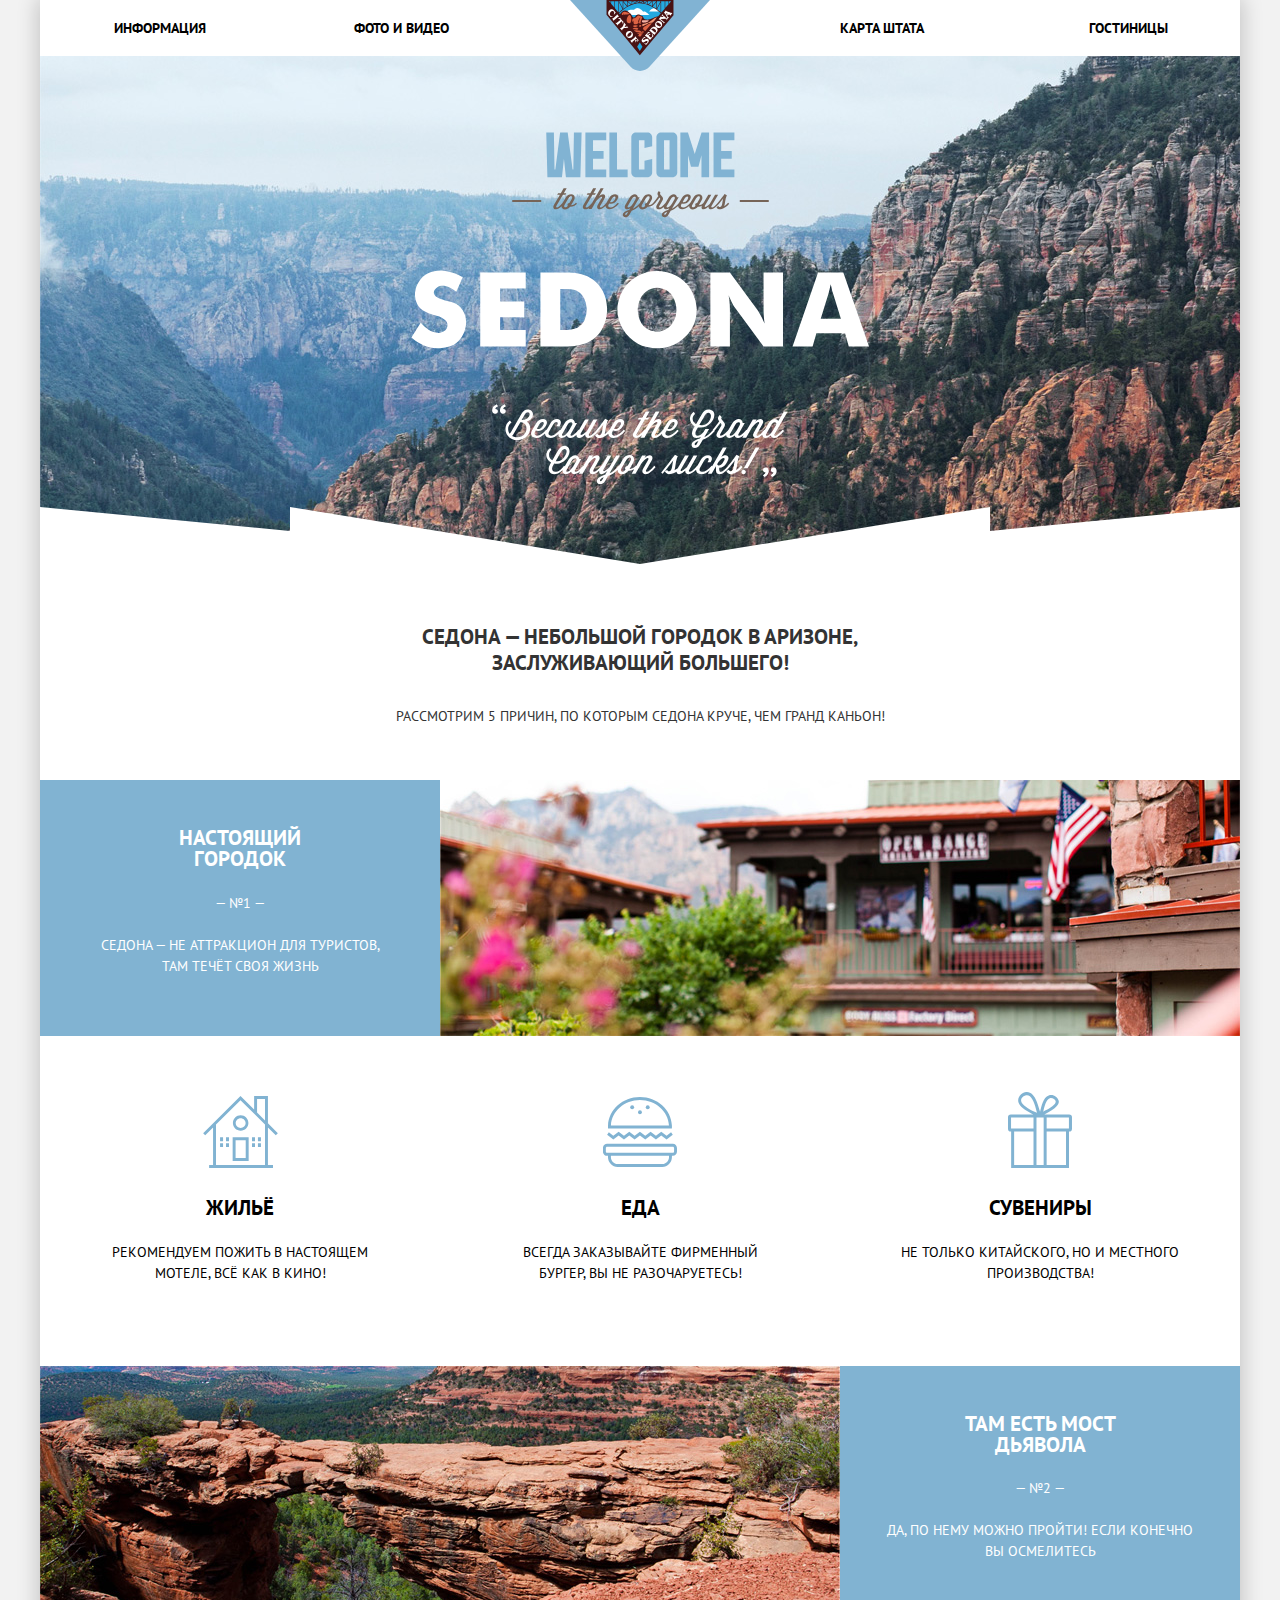
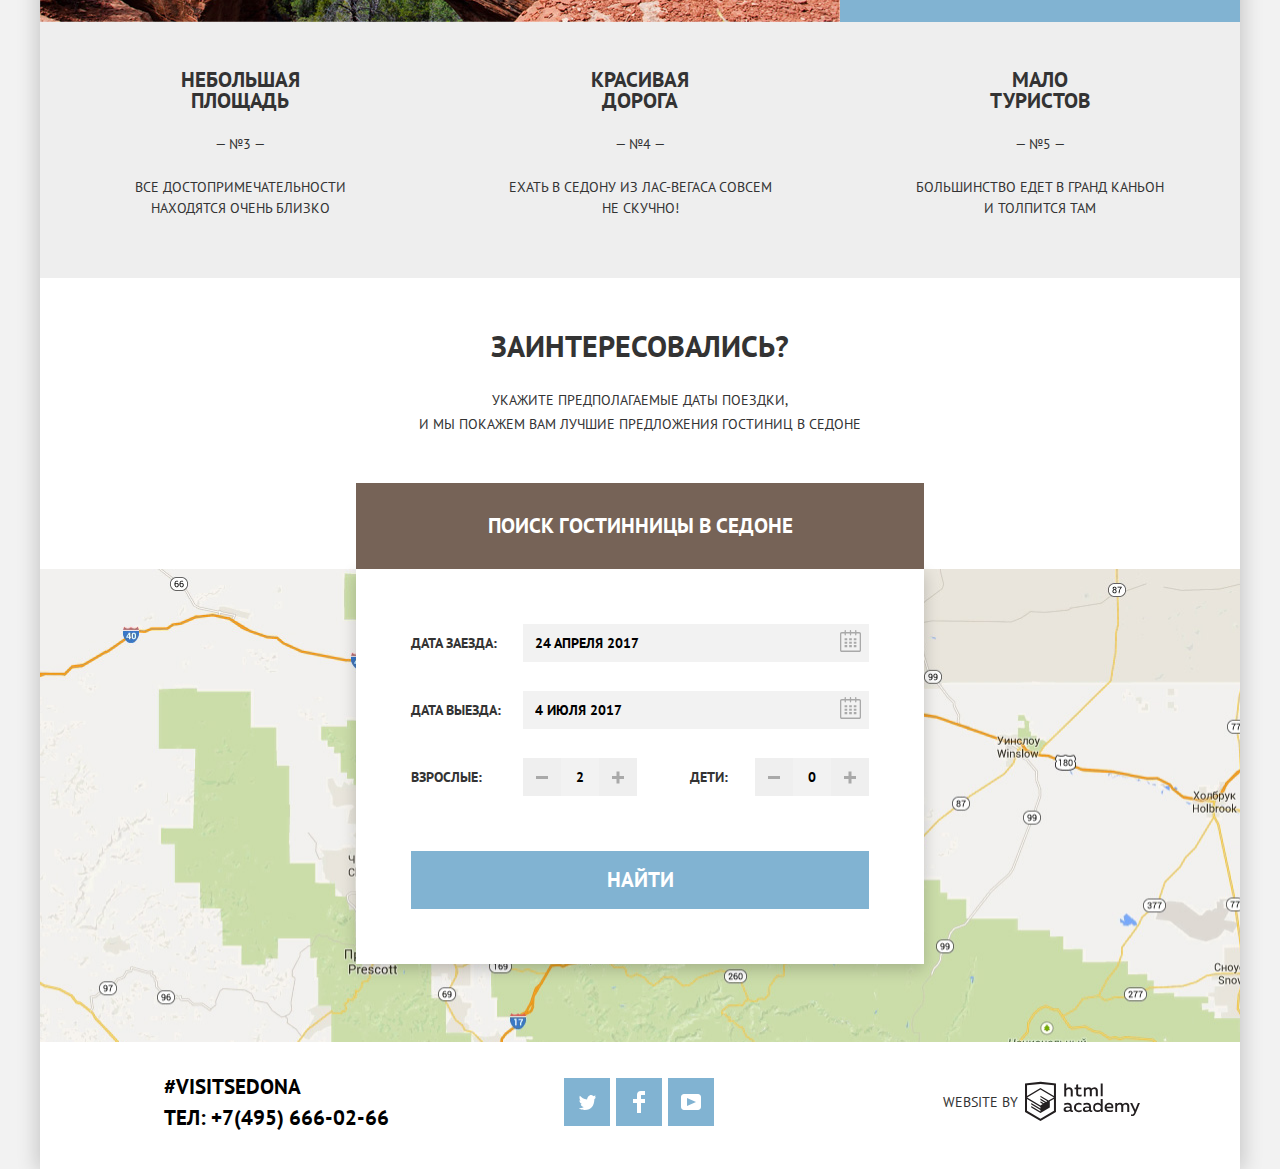
<file: index.html>
<!DOCTYPE html>
<html lang="ru">
  <head>
    <meta charset="utf-8">
    <title>HTML Academy: Седона</title>
    <link rel="stylesheet" href="https://fonts.googleapis.com/css?family=PT+Sans:400,700&display=swap&subset=cyrillic">
    <link rel="stylesheet" href="css/normalize-min.css">
    <link rel="stylesheet" href="css/style-min.css">
  </head>
  <body class="main-page">
    <div class="shadow-wrapper">
      <header class="main-header">
        <nav class="main-navigation">
          <ul class="site-navigation">
            <li class="navigation-item"><a href="#">Информация</a></li>
            <li class="navigation-item"><a href="#">Фото и видео</a></li>
            <li class="navigation-item"><a href="#">Карта штата</a></li>
            <li class="navigation-item"><a href="catalog.html">Гостиницы</a></li>
          </ul>
          <a class="main-header-logo" href="#">
            <img src="img/logo-sedona.svg" alt="Логотип Шапки Сайта" width="140" height="71">
          </a>
          <div class="main-logo">
            <img src="img/welcome-logo.svg" alt="Логотип на главной странице сайта" width="459" height="353">
          </div>
        </nav>
      </header>
      <main class="container">
        <h1 class="page-title">
          Седона — небольшой городок в Аризоне,
          заслуживающий большего!
        </h1>
        <section class="features">
          <h2>
            Рассмотрим 5 причин, по которым Седона круче, чем гранд каньон!
          </h2>
          <ol class="features-list">
            <li class="feature-item feature-item-wide">
              <div class="feature-image-wrapper">
                <div class="feature-description">
                  <h3>Настоящий городок</h3>
                  <p>— №1 —</p>
                  <p>Седона — не аттракцион для туристов, там течёт своя жизнь</p>
                </div>
                <img src="img/sedona-house.jpg" alt="Фотография домика в седоне" width="800" height="256">
              </div>
              <ul class="town-features-list">
                <li class="town-feature-item">
                  <h3>Жильё</h3>
                  <p>Рекомендуем пожить в настоящем мотеле, всё как в кино!</p>
                </li>
                <li class="town-feature-item">
                  <h3>Еда</h3>
                  <p>Всегда заказывайте фирменный бургер, вы не разочаруетесь!</p>
                </li>
                <li class="town-feature-item">
                  <h3>Сувениры</h3>
                  <p>Не только китайского, но и местного производства!</p>
                </li>
              </ul>
            </li>
            <li class="feature-item feature-item-wide">
              <div class="feature-image-wrapper feature-reverse">
                <div class="feature-description">
                  <h3>Там есть Мост дьявола</h3>
                  <p>— №2 —</p>
                  <p>Да, по нему можно пройти! Если конечно вы осмелитесь</p>
                </div>
                <img src="img/devilmost.jpg" alt="Фотография моста дьявола" width="800" height="256">
              </div>
            </li>
            <li class="feature-item">
              <div class="feature-description">
                <h3>Небольшая площадь</h3>
                <p>— №3 —</p>
                <p>Все достопримечательности находятся очень близко</p>
              </div>
            </li>
            <li class="feature-item">
              <div class="feature-description">
                <h3>Красивая Дорога</h3>
                <p>— №4 —</p>
                <p>Ехать в Седону из Лас-Вегаса совсем не скучно!</p>
              </div>
            </li>
            <li class="feature-item">
              <div class="feature-description">
                <h3>Мало Туристов</h3>
                <p>— №5 —</p>
                <p>Большинство едет в гранд каньон <br> и толпится там</p>
              </div>
            </li>
          </ol>
        </section>
        <section class="hotel-search">
          <h2 class="visually-hidden">Поиск гостинницы</h2>
          <p>Заинтересовались?</p>
          <p>
            Укажите предполагаемые даты поездки, <br>
            и мы покажем вам лучшие предложения гостиниц в седоне
          </p>
          <button class="popup-button" type="button">Поиск гостинницы в седоне</button>
            <form class="hotel-search-form" action="https://echo.htmlacademy.ru/" method="get">
              <div class="main-form-wrapper">
                <div class="form-wrapper">
                  <label for="arrived-field">Дата заезда:</label>
                  <input type="text" name="arrived" id="arrived-field" value="24 апреля 2017">
                  <button class="calendar-button button" type="button" aria-label="Выбор даты заезда">
                    <svg xmlns="http://www.w3.org/2000/svg" width="21" height="22" viewBox="0 0 21 22"><path d="M19.251 2.025h-2.845V.648c0-.381-.294-.689-.656-.689-.363 0-.656.308-.656.689v1.377h-3.938V.648c0-.381-.294-.689-.655-.689-.363 0-.657.308-.657.689v1.377H5.906V.648c0-.381-.294-.689-.656-.689-.363 0-.657.308-.657.689v1.377H1.75C.784 2.025 0 2.847 0 3.862v16.302C0 21.179.784 22 1.75 22h17.501c.966 0 1.749-.821 1.749-1.836V3.862c0-1.015-.783-1.837-1.749-1.837zm.437 18.139a.448.448 0 0 1-.437.459H1.75a.45.45 0 0 1-.438-.459V3.862a.45.45 0 0 1 .438-.459h2.844v1.378c0 .381.294.689.657.689.362 0 .656-.308.656-.689V3.403h3.938v1.378c0 .381.294.689.657.689.361 0 .655-.308.655-.689V3.403h3.938v1.378c0 .381.293.689.656.689.362 0 .656-.308.656-.689V3.403h2.845c.241 0 .437.206.437.459v16.302z"/><path d="M4.594 8.225h2.625v2.066H4.594zM4.594 11.668h2.625v2.067H4.594zM4.594 15.112h2.625v2.066H4.594zM9.188 15.112h2.625v2.066H9.188zM9.188 11.668h2.625v2.067H9.188zM9.188 8.225h2.625v2.066H9.188zM13.781 15.112h2.625v2.066h-2.625zM13.781 11.668h2.625v2.067h-2.625zM13.781 8.225h2.625v2.066h-2.625z"/></svg>
                  </button>
                </div>
                <div class="form-wrapper">
                  <label for="leaving-field">Дата выезда:</label>
                  <input type="text" name="leaving" id="leaving-field" value="4 июля 2017">
                  <button class="calendar-button button" type="button" aria-label="Выбор даты выезда">
                    <svg xmlns="http://www.w3.org/2000/svg" width="21" height="22" viewBox="0 0 21 22"><path d="M19.251 2.025h-2.845V.648c0-.381-.294-.689-.656-.689-.363 0-.656.308-.656.689v1.377h-3.938V.648c0-.381-.294-.689-.655-.689-.363 0-.657.308-.657.689v1.377H5.906V.648c0-.381-.294-.689-.656-.689-.363 0-.657.308-.657.689v1.377H1.75C.784 2.025 0 2.847 0 3.862v16.302C0 21.179.784 22 1.75 22h17.501c.966 0 1.749-.821 1.749-1.836V3.862c0-1.015-.783-1.837-1.749-1.837zm.437 18.139a.448.448 0 0 1-.437.459H1.75a.45.45 0 0 1-.438-.459V3.862a.45.45 0 0 1 .438-.459h2.844v1.378c0 .381.294.689.657.689.362 0 .656-.308.656-.689V3.403h3.938v1.378c0 .381.294.689.657.689.361 0 .655-.308.655-.689V3.403h3.938v1.378c0 .381.293.689.656.689.362 0 .656-.308.656-.689V3.403h2.845c.241 0 .437.206.437.459v16.302z"/><path d="M4.594 8.225h2.625v2.066H4.594zM4.594 11.668h2.625v2.067H4.594zM4.594 15.112h2.625v2.066H4.594zM9.188 15.112h2.625v2.066H9.188zM9.188 11.668h2.625v2.067H9.188zM9.188 8.225h2.625v2.066H9.188zM13.781 15.112h2.625v2.066h-2.625zM13.781 11.668h2.625v2.067h-2.625zM13.781 8.225h2.625v2.066h-2.625z"/></svg>
                  </button>
                </div>
                <div class="form-wrapper double-wrapper">
                  <div class="adults-wrapper">
                    <label for="adults-filed">Взрослые:</label>
                    <button class="button-minus button" type="button"><span class="visually-hidden">Добавить</span></button>
                    <input type="text" name="adults" id="adults-filed" value="2">
                    <button class="button-plus button" type="button"><span class="visually-hidden">Убавить</span></button>
                  </div>
                  <div class="child-wrapper">
                    <label for="child-filed">Дети:</label>
                    <button class="button-minus button" type="button"><span class="visually-hidden">Добавить</span></button>
                    <input type="text" name="child" id="child-filed" value="0">
                    <button class="button-plus button" type="button"><span class="visually-hidden">Убавить</span></button>
                  </div>
                </div>
                <button class="submit-button" type="submit">Найти</button>
              </div>
            </form>
            <section class="find-us">
              <h2 class="visually-hidden">Где находится Седона?</h2>
              <iframe src="https://www.google.com/maps/embed?pb=!1m10!1m8!1m3!1d13094.749906424362!2d-111.79419851898027!3d34.86407929535968!3m2!1i1024!2i768!4f13.1!5e0!3m2!1sru!2sua!4v1584995981851!5m2!1sru!2sua" class="google-map" width="1200" height="475" allowfullscreen="" aria-hidden="false" tabindex="0"></iframe>
              <img src="img/map.jpg" class="map" alt="Седона город в Аризоне на карте" width="1200" height="593">
            </section>
        </section>
      </main>
      <footer class="main-footer">
        <div class="contacts">
          <p>#visitSEDONA</p>
          <p>Тел: <a href="tel:+7(495)666-02-66">+7(495) 666-02-66</a></p>
        </div>
        <div class="social-links">
          <ul class="social-links-list">
            <li class="social-links-item"><a href="#" aria-label="Twitter"><span class="visually-hidden">Twitter</span></a></li>
            <li class="social-links-item"><a href="#" aria-label="Facebook"><span class="visually-hidden">Facebook</span></a></li>
            <li class="social-links-item"><a href="#" aria-label="Youtube"><span class="visually-hidden">Youtube</span></a></li>
          </ul>
        </div>
        <div class="copyright">
          <p>Website by</p>
          <a class="htmla-logo" href="https://htmlacademy.ru/intensive/htmlcss">
            <svg width="115px" height="41px" id="Layer_1" data-name="Layer 1" xmlns="http://www.w3.org/2000/svg" viewBox="0 0 108.08 36.85"><title>logo-htmlacademy-small1</title><path d="M44.61,26.88a2,2,0,0,0,.55-0.1v1.33a3.25,3.25,0,0,1-1.18.21,1.67,1.67,0,0,1-1.67-1,4.84,4.84,0,0,1-3.14,1.08c-1.51,0-2.91-.83-2.91-2.55,0-2.13,2-2.79,3.71-2.79a11.08,11.08,0,0,1,2.17.25v-0.3c0-1-.76-1.77-2.19-1.77a7.42,7.42,0,0,0-3,.64v-1.7a10.21,10.21,0,0,1,3.19-.55c2.36,0,3.81,1.12,3.81,3.65v3a0.54,0.54,0,0,0,.49.59h0.17Zm-6.44-1.13A1.35,1.35,0,0,0,39.63,27h0.11a3.39,3.39,0,0,0,2.41-1V24.58a9.72,9.72,0,0,0-1.81-.21c-1,0-2.16.33-2.16,1.38h0Zm12.36-6.11a5,5,0,0,1,2.57.64V22a4.08,4.08,0,0,0-2.3-.7,2.75,2.75,0,1,0,0,5.49,5,5,0,0,0,2.43-.64v1.71a6.27,6.27,0,0,1-2.76.57A4.21,4.21,0,0,1,46,24.51q0-.21,0-0.41a4.32,4.32,0,0,1,4.18-4.46h0.38Zm12.17,7.24a2,2,0,0,0,.55-0.1v1.33a3.25,3.25,0,0,1-1.18.21,1.67,1.67,0,0,1-1.67-1,4.84,4.84,0,0,1-3.14,1.08c-1.51,0-2.91-.83-2.91-2.55,0-2.13,2-2.79,3.71-2.79a11.08,11.08,0,0,1,2.17.25v-0.3c0-1-.76-1.77-2.19-1.77a7.42,7.42,0,0,0-3,.64v-1.7a10.21,10.21,0,0,1,3.19-.55c2.36,0,3.81,1.12,3.81,3.65v3a0.54,0.54,0,0,0,.49.59h0.17Zm-6.44-1.13A1.35,1.35,0,0,0,57.73,27h0.11a3.39,3.39,0,0,0,2.41-1V24.58a9.72,9.72,0,0,0-1.81-.21c-1.06,0-2.16.33-2.16,1.38h0ZM73,16V28.2H71.35V26.88a3.88,3.88,0,0,1-3.19,1.54,4.4,4.4,0,0,1,0-8.78,3.81,3.81,0,0,1,3,1.3V16H73Zm-4.53,5.22a2.76,2.76,0,1,0,0,5.52A2.86,2.86,0,0,0,71.15,25V23A2.91,2.91,0,0,0,68.49,21.27ZM79,19.64c3.31,0,4.46,2.68,3.92,5.09H76.7c0.21,1.5,1.67,2.11,3.19,2.11a6.11,6.11,0,0,0,2.64-.59v1.6a7.14,7.14,0,0,1-3,.57C77,28.42,74.78,27,74.78,24a4.18,4.18,0,0,1,4-4.39H79Zm0.09,1.54a2.28,2.28,0,0,0-2.44,2.1v0.06H81.3A2,2,0,0,0,79.13,21.18Zm5.73,7V19.87h1.65v1a3.81,3.81,0,0,1,2.78-1.27A2.86,2.86,0,0,1,91.89,21a4.12,4.12,0,0,1,2.91-1.33A3.06,3.06,0,0,1,98,23V28.2h-1.9V23.05a1.59,1.59,0,0,0-1.42-1.75H94.42a2.8,2.8,0,0,0-2.07,1.12V28.2h-1.9V23.05A1.59,1.59,0,0,0,89,21.31H88.8a3,3,0,0,0-2.21,1.29v5.63H84.86Zm21.31-8.33h1.9l-3.91,9.46c-0.9,2.17-2.09,2.86-3.35,2.86a4.76,4.76,0,0,1-1.1-.14V30.46a2.86,2.86,0,0,0,.85.12c0.9,0,1.58-.64,2.07-1.9l0.17-.42-4-8.4h2l2.86,6.29ZM38.73,1.46V6.22a3.81,3.81,0,0,1,2.7-1.14,3.25,3.25,0,0,1,3.44,3.4v5.15H43V8.72a1.81,1.81,0,0,0-1.61-2h-0.3a2.93,2.93,0,0,0-2.32,1.39v5.52h-1.9V1.46h1.9ZM49.94,2.31v3h3V6.91h-3v3.81c0,1.1.5,1.46,1.58,1.46a4.49,4.49,0,0,0,1.69-.33v1.6A6.8,6.8,0,0,1,51,13.8a2.55,2.55,0,0,1-2.86-2.74V6.89H46.58V5.26h1.5V2.74Zm5.4,11.31V5.28H57v1A3.81,3.81,0,0,1,59.77,5a2.86,2.86,0,0,1,2.6,1.33A4.12,4.12,0,0,1,65.28,5,3.06,3.06,0,0,1,68.44,8.4v5.21h-1.9V8.46a1.59,1.59,0,0,0-1.42-1.75H64.89a2.8,2.8,0,0,0-2.07,1.12v5.78h-1.9V8.46A1.59,1.59,0,0,0,59.5,6.71H59.27A3,3,0,0,0,57.06,8v5.63H55.34ZM71.17,1.45H73V13.6H71.17V1.45ZM14.71,0H14.55L0,1.54V28.21l14.55,8.66,14.55-8.66V1.54Zm12.5,27.1L14.55,34.64,1.9,27.12V16.18l12.59,7.5V25L5.86,19.9v1.31l8.68,5.21v1.39L5.87,22.65V24l8.68,5.21,8.75-5.24V18.31L27.2,16V27.12Zm0-12.53-3.48,2-1.6,1L14.51,13v1.31L21,18.23H21l-0.14.09-1,.54-5.37-3.2V17l4.24,2.52-1,.67-3.2-1.9v1.31l2.1,1.24L14.5,22.1,2,14.65,14.51,7.11Zm0-1.32L14.49,5.76,1.91,13.25v-10L14.56,1.92,27.21,3.25v10h0Z" transform="translate(0 -0.02)" fill="#231f20"/></svg>
          </a>
        </div>
      </footer>
    </div>
    <script src="js/script-min.js"></script>
  </body>
</html>
</file>
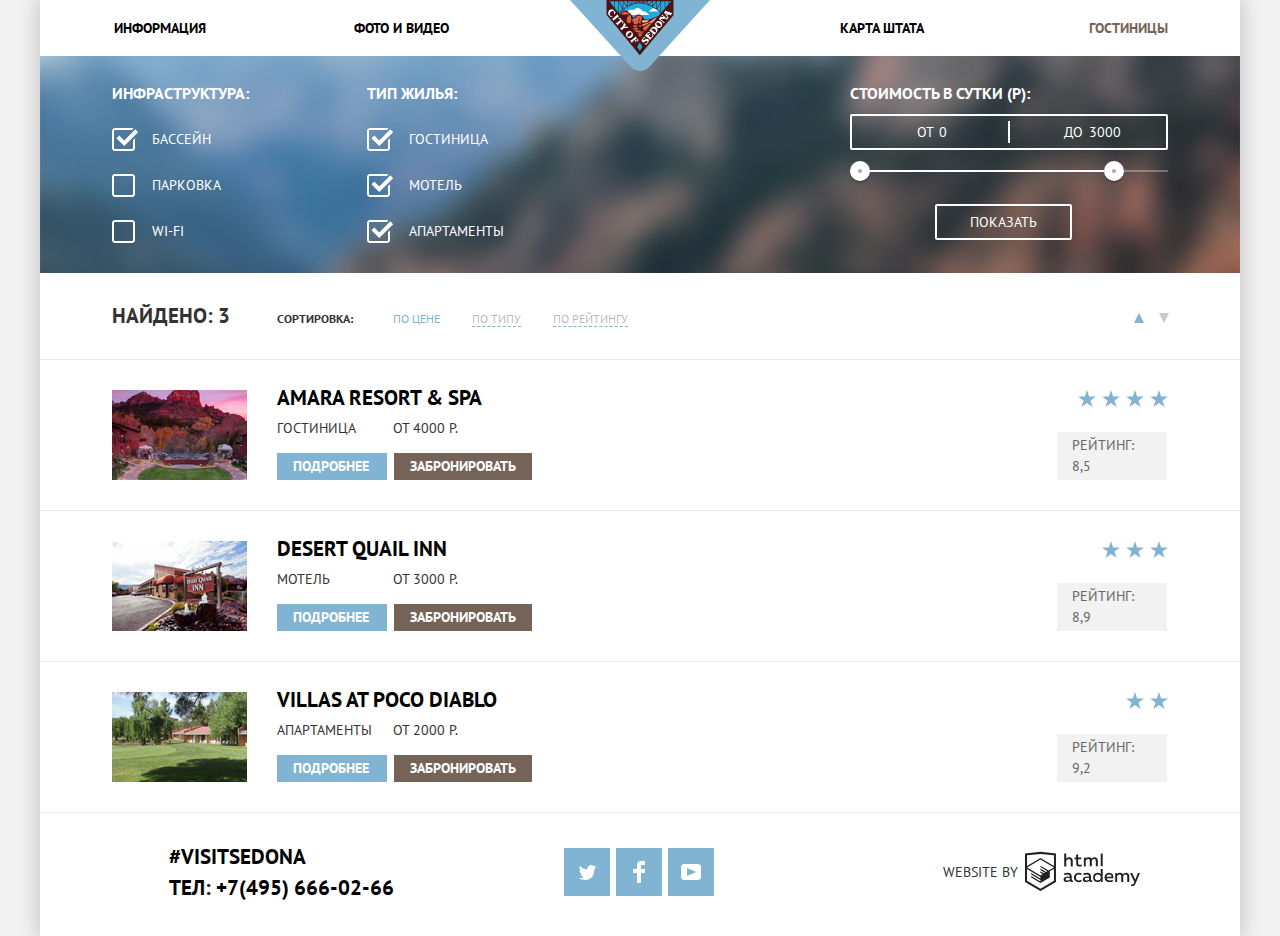
<file: catalog.html>
<!DOCTYPE html>
<html lang="ru">
  <head>
    <meta charset="utf-8">
    <title>Седона: Гостинницы</title>
    <link rel="stylesheet" href="https://fonts.googleapis.com/css?family=PT+Sans:400,700&display=swap&subset=cyrillic">
    <link rel="stylesheet" href="css/normalize-min.css">
    <link rel="stylesheet" href="css/style-min.css">
  </head>
  <body class="inner-page">
    <div class="shadow-wrapper">
      <header class="main-header">
        <nav class="main-navigation">
          <ul class="site-navigation">
            <li class="navigation-item"><a href="#">Информация</a></li>
            <li class="navigation-item"><a href="#">Фото и видео</a></li>
            <li class="navigation-item"><a href="#">Карта штата</a></li>
            <li class="navigation-item current-page"><a>Гостиницы</a></li>
          </ul>
          <a class="main-header-logo" href="index.html">
            <img src="img/logo-sedona.svg" alt="Логотип Шапки Сайта" width="140" height="71">
          </a>
        </nav>
      </header>
      <main class="container">
        <h1 class="visually-hidden">Бронирование Гостинниц</h1>
        <section class="filters">
          <h2 class="visually-hidden">Фильтр гостинниц</h2>
          <form class="filter-form" action="https://echo.htmlacademy.ru/" method="get">
            <fieldset class="checkbox">
              <legend>Инфраструктура:</legend>
              <div class="checkbox-item">
                <input type="checkbox" name="pool" id="pool-filed" class="visually-hidden" checked>
                <label for="pool-filed">Бассейн</label>
              </div>
              <div class="checkbox-item">
                <input type="checkbox" name="parking" id="parking-filed" class="visually-hidden">
                <label for="parking-filed">Парковка</label>
              </div>
              <div class="checkbox-item">
                <input type="checkbox" name="wifi" id="wifi-filed" class="visually-hidden">
                <label for="wifi-filed">Wi-Fi</label>
              </div>
            </fieldset>
            <fieldset class="checkbox">
              <legend>Тип жилья:</legend>
              <div class="checkbox-item">
                <input type="checkbox" name="hotel" id="hotel-filed" class="visually-hidden" checked>
                <label for="hotel-filed">Гостиница</label>
              </div>
              <div class="checkbox-item">
                <input type="checkbox" name="motel" id="motel-filed" class="visually-hidden" checked>
                <label for="motel-filed">Мотель</label>
              </div>
              <div class="checkbox-item">
                <input type="checkbox" name="apartments" id="apartments-filed" class="visually-hidden" checked>
                <label for="apartments-filed">Апартаменты</label>
              </div>
            </fieldset>
            <div class="range">
              <h3 class="range-title">Стоимость в сутки (Р):</h3>
              <div class="price-controls">
                <label class="min-price">от <input type="number" name="min-price" value="0"></label>
                <label class="max-price">до <input type="number" name="max-price" value="3000"></label>
              </div>
              <div class="range-controls">
                <div class="scale">
                  <div class="bar"></div>
                </div>
                <div class="range-toggle range-toggle-min" tabindex="0"><span class="visually-hidden">Ползунок уменьшения цены</span></div>
                <div class="range-toggle range-toggle-max" tabindex="0"><span class="visually-hidden">Ползунок увеличения цены</span></div>
              </div>
              <button class="filter-button" type="submit">Показать</button>
            </div>
          </form>
        </section>
        <section class="result">
          <h2 class="visually-hidden">Результат поиска</h2>
          <section class="sorting">
            <h3>Найдено: 3</h3>
            <p>сортировка:</p>
            <ul class="sorting-type">
              <li><a class="active-link">По цене</a></li>
              <li><a href="#">По типу</a></li>
              <li><a href="#">По рейтингу</a></li>
            </ul>
            <ul class="sorting-direction">
              <li><a class="sorting-up-icon sorting-icon-active"><span class="visually-hidden">По возростанию</span></a></li>
              <li><a href="#" class="sorting-down-icon"><span class="visually-hidden">По убыванию</span></a></li>
            </ul>
          </section>
          <ol class="result-list">
            <li class="result-item">
              <div class="result-wrapper">
                <h3 class="result-item-title"><a href="#">Amara Resort & Spa</a></h3>
                <div class="result-item-info">
                  <p>Гостиница</p>
                  <p class="result-price">От 4000 Р.</p>
                </div>
                <div class="buttons">
                  <a href="#" class="button-more">Подробнее</a>
                  <a href="#" class="button-reserve">Забронировать</a>
                </div>
              </div>
              <img class="result-item-photo" src="img/hotel1.jpg" alt="Фото Гостинницы Amara Resort & Spa" width="135" height="90">
              <div class="rating">
                <div>
                  <div class="rating-stars"></div>
                  <div class="rating-stars"></div>
                  <div class="rating-stars"></div>
                  <div class="rating-stars"></div>
                </div>
                <p><span>Рейтинг: 8,5</span></p>
              </div>
            </li>
            <li class="result-item">
              <div class="result-wrapper">
                <h3 class="result-item-title"><a href="#">Desert Quail Inn</a></h3>
                <div class="result-item-info">
                  <p>Мотель</p>
                  <p class="result-price">От 3000 Р.</p>
                </div>
                <div class="buttons">
                  <a href="#" class="button-more">Подробнее</a>
                  <a href="#" class="button-reserve">Забронировать</a>
                </div>
              </div>
                <img class="result-item-photo" src="img/hotel2.jpg" alt="Фото Мотеля Desert Quail Inn" width="135" height="90">
                <div class="rating">
                  <div>
                    <div class="rating-stars"></div>
                    <div class="rating-stars"></div>
                    <div class="rating-stars"></div>
                  </div>
                  <p><span>Рейтинг: 8,9</span></p>
                </div>
            </li>
            <li class="result-item">
              <div class="result-wrapper">
                <h3 class="result-item-title"><a href="#">Villas at Poco Diablo</a></h3>
                <div class="result-item-info">
                  <p>Апартаменты</p>
                  <p class="result-price">От 2000 Р.</p>
                </div>
                <div class="buttons">
                  <a href="#" class="button-more">Подробнее</a>
                  <a href="#" class="button-reserve">Забронировать</a>
                </div>
              </div>
                <img class="result-item-photo" src="img/hotel3.jpg" alt="Фото Апартаментов Villas at Poco Diablo" width="135" height="90">
                <div class="rating">
                  <div>
                    <div class="rating-stars"></div>
                    <div class="rating-stars"></div>
                  </div>
                  <p><span>Рейтинг: 9,2</span></p>
                </div>
            </li>
          </ol>
        </section>
      </main>
      <footer class="main-footer container">
        <div class="contacts">
          <p>#visitSEDONA</p>
          <p>Тел: <a href="tel:+7(495)666-02-66">+7(495) 666-02-66</a></p>
        </div>
        <div class="social-links">
          <ul class="social-links-list">
            <li class="social-links-item"><a href="#" aria-label="Twitter"><span class="visually-hidden">Twitter</span></a></li>
            <li class="social-links-item"><a href="#" aria-label="Facebook"><span class="visually-hidden">Facebook</span></a></li>
            <li class="social-links-item"><a href="#" aria-label="Youtube"><span class="visually-hidden">Youtube</span></a></li>
          </ul>
        </div>
        <div class="copyright">
          <p>Website by</p>
          <a class="htmla-logo" href="https://htmlacademy.ru/intensive/htmlcss">
            <svg width="115px" height="41px" id="Layer_1" data-name="Layer 1" xmlns="http://www.w3.org/2000/svg" viewBox="0 0 108.08 36.85"><title>logo-htmlacademy-small1</title><path d="M44.61,26.88a2,2,0,0,0,.55-0.1v1.33a3.25,3.25,0,0,1-1.18.21,1.67,1.67,0,0,1-1.67-1,4.84,4.84,0,0,1-3.14,1.08c-1.51,0-2.91-.83-2.91-2.55,0-2.13,2-2.79,3.71-2.79a11.08,11.08,0,0,1,2.17.25v-0.3c0-1-.76-1.77-2.19-1.77a7.42,7.42,0,0,0-3,.64v-1.7a10.21,10.21,0,0,1,3.19-.55c2.36,0,3.81,1.12,3.81,3.65v3a0.54,0.54,0,0,0,.49.59h0.17Zm-6.44-1.13A1.35,1.35,0,0,0,39.63,27h0.11a3.39,3.39,0,0,0,2.41-1V24.58a9.72,9.72,0,0,0-1.81-.21c-1,0-2.16.33-2.16,1.38h0Zm12.36-6.11a5,5,0,0,1,2.57.64V22a4.08,4.08,0,0,0-2.3-.7,2.75,2.75,0,1,0,0,5.49,5,5,0,0,0,2.43-.64v1.71a6.27,6.27,0,0,1-2.76.57A4.21,4.21,0,0,1,46,24.51q0-.21,0-0.41a4.32,4.32,0,0,1,4.18-4.46h0.38Zm12.17,7.24a2,2,0,0,0,.55-0.1v1.33a3.25,3.25,0,0,1-1.18.21,1.67,1.67,0,0,1-1.67-1,4.84,4.84,0,0,1-3.14,1.08c-1.51,0-2.91-.83-2.91-2.55,0-2.13,2-2.79,3.71-2.79a11.08,11.08,0,0,1,2.17.25v-0.3c0-1-.76-1.77-2.19-1.77a7.42,7.42,0,0,0-3,.64v-1.7a10.21,10.21,0,0,1,3.19-.55c2.36,0,3.81,1.12,3.81,3.65v3a0.54,0.54,0,0,0,.49.59h0.17Zm-6.44-1.13A1.35,1.35,0,0,0,57.73,27h0.11a3.39,3.39,0,0,0,2.41-1V24.58a9.72,9.72,0,0,0-1.81-.21c-1.06,0-2.16.33-2.16,1.38h0ZM73,16V28.2H71.35V26.88a3.88,3.88,0,0,1-3.19,1.54,4.4,4.4,0,0,1,0-8.78,3.81,3.81,0,0,1,3,1.3V16H73Zm-4.53,5.22a2.76,2.76,0,1,0,0,5.52A2.86,2.86,0,0,0,71.15,25V23A2.91,2.91,0,0,0,68.49,21.27ZM79,19.64c3.31,0,4.46,2.68,3.92,5.09H76.7c0.21,1.5,1.67,2.11,3.19,2.11a6.11,6.11,0,0,0,2.64-.59v1.6a7.14,7.14,0,0,1-3,.57C77,28.42,74.78,27,74.78,24a4.18,4.18,0,0,1,4-4.39H79Zm0.09,1.54a2.28,2.28,0,0,0-2.44,2.1v0.06H81.3A2,2,0,0,0,79.13,21.18Zm5.73,7V19.87h1.65v1a3.81,3.81,0,0,1,2.78-1.27A2.86,2.86,0,0,1,91.89,21a4.12,4.12,0,0,1,2.91-1.33A3.06,3.06,0,0,1,98,23V28.2h-1.9V23.05a1.59,1.59,0,0,0-1.42-1.75H94.42a2.8,2.8,0,0,0-2.07,1.12V28.2h-1.9V23.05A1.59,1.59,0,0,0,89,21.31H88.8a3,3,0,0,0-2.21,1.29v5.63H84.86Zm21.31-8.33h1.9l-3.91,9.46c-0.9,2.17-2.09,2.86-3.35,2.86a4.76,4.76,0,0,1-1.1-.14V30.46a2.86,2.86,0,0,0,.85.12c0.9,0,1.58-.64,2.07-1.9l0.17-.42-4-8.4h2l2.86,6.29ZM38.73,1.46V6.22a3.81,3.81,0,0,1,2.7-1.14,3.25,3.25,0,0,1,3.44,3.4v5.15H43V8.72a1.81,1.81,0,0,0-1.61-2h-0.3a2.93,2.93,0,0,0-2.32,1.39v5.52h-1.9V1.46h1.9ZM49.94,2.31v3h3V6.91h-3v3.81c0,1.1.5,1.46,1.58,1.46a4.49,4.49,0,0,0,1.69-.33v1.6A6.8,6.8,0,0,1,51,13.8a2.55,2.55,0,0,1-2.86-2.74V6.89H46.58V5.26h1.5V2.74Zm5.4,11.31V5.28H57v1A3.81,3.81,0,0,1,59.77,5a2.86,2.86,0,0,1,2.6,1.33A4.12,4.12,0,0,1,65.28,5,3.06,3.06,0,0,1,68.44,8.4v5.21h-1.9V8.46a1.59,1.59,0,0,0-1.42-1.75H64.89a2.8,2.8,0,0,0-2.07,1.12v5.78h-1.9V8.46A1.59,1.59,0,0,0,59.5,6.71H59.27A3,3,0,0,0,57.06,8v5.63H55.34ZM71.17,1.45H73V13.6H71.17V1.45ZM14.71,0H14.55L0,1.54V28.21l14.55,8.66,14.55-8.66V1.54Zm12.5,27.1L14.55,34.64,1.9,27.12V16.18l12.59,7.5V25L5.86,19.9v1.31l8.68,5.21v1.39L5.87,22.65V24l8.68,5.21,8.75-5.24V18.31L27.2,16V27.12Zm0-12.53-3.48,2-1.6,1L14.51,13v1.31L21,18.23H21l-0.14.09-1,.54-5.37-3.2V17l4.24,2.52-1,.67-3.2-1.9v1.31l2.1,1.24L14.5,22.1,2,14.65,14.51,7.11Zm0-1.32L14.49,5.76,1.91,13.25v-10L14.56,1.92,27.21,3.25v10h0Z" transform="translate(0 -0.02)" fill="#231f20"/></svg>
          </a>
        </div>
      </footer>
    </div>
  </body>
</html>
</file>
<file: css/style-min.css>
body{margin:0;padding:0;font-family:"PT Sans",Arial,sans-serif;font-size:14px;line-height:24px;font-weight:400;color:#333;text-transform:uppercase;background-color:#f2f2f2}.shadow-wrapper{margin:0 auto;width:1200px;box-shadow:0 0 20px 2px rgba(0,1,1,.2)}.main-page .main-header{background-color:#add8e6;background-image:url(../img/index-background.jpg);background-repeat:no-repeat;background-position:0 -27px}.inner-page main{background-color:#fff}.visually-hidden{position:absolute;clip:rect(0 0 0 0);margin:-1px;width:1px;height:1px}.main-navigation{position:relative}.main-page .main-navigation::after{content:url(../img/intro-mask.svg);position:absolute;left:0;bottom:0;height:57px;width:1200px}.site-navigation{background-color:#fff;list-style:none;margin:0;padding:0}.site-navigation a{font-size:14px;line-height:26px;text-decoration:none;font-weight:700;color:#000}.site-navigation a:focus,.site-navigation a:hover{color:#81b3d2;outline:0}.site-navigation a:active{color:rgba(0,0,0,.3)}.current-page{color:#766357;font-weight:700}.current-page a,.current-page a:focus,.current-page a:hover{color:inherit;cursor:inherit}.container{background-color:#fff}.page-title{font-size:21px;line-height:26px;font-weight:700;text-align:center}.features h2:last-of-type{padding-bottom:51px}.features-list,.town-features-list{list-style:none}.features h2{font-size:14px;line-height:26px;color:#333;font-weight:400}.features h3{font-size:21px;line-height:21px;font-weight:700}.feature-item:nth-child(3),.feature-item:nth-child(4),.feature-item:nth-child(5){background-color:#eee}.town-features-list{width:100%;color:#000;background-color:#fff}.town-feature-item:nth-child(1)::before{content:url(../img/icon-1.svg);height:75px;margin-bottom:1px}.town-feature-item:nth-child(2)::before{content:url(../img/icon-3.svg);height:75px;margin-top:1px}.town-feature-item:nth-child(3)::before{content:url(../img/icon-2.svg);height:80px;margin-top:-4px}.filters{background-color:#5496bd;background-image:url(../img/filter-background.jpg);background-repeat:no-repeat;background-position:0 -295px}.filter-form{margin:0;padding:0;padding:27px 72px;padding-bottom:0;min-height:217px;box-sizing:border-box;display:flex;flex-wrap:wrap}.checkbox,.range{margin:0;padding:0}.range{margin-left:auto}.checkbox{width:145px;margin-right:110px}.checkbox:last-of-type{margin-right:0}.result{display:flex;flex-direction:column}.sorting{display:flex;flex-wrap:wrap;box-sizing:border-box;align-items:baseline;min-height:86px;width:1200px;padding:29px 72px;padding-top:30px;padding-bottom:28px}.sorting-direction,.sorting-type{display:flex;align-items:center;margin:0;padding:0;list-style:none}.sorting-type{margin-right:auto}.sorting-type li{margin-right:32px}.sorting-type li:last-of-type{margin-right:0}.sorting-direction{width:35px;justify-content:space-between}.sorting p{vertical-align:bottom;font-size:12px;font-weight:700;margin-bottom:0;margin-top:0;margin-right:40px}.result-list{list-style:none;margin:0;padding:0;flex-direction:column;display:flex}.result-item{display:flex;align-items:center;padding:30px 72px;margin-bottom:-1px;border-top:1px solid #ebebeb;border-bottom:1px solid #ebebeb}.result-item-photo{order:-1;margin-right:30px}.result-wrapper h3,.result-wrapper p{margin:0}.result-wrapper p{margin-bottom:5px;margin-right:6px;width:110px}.result-item-info{display:flex;padding-top:3px}.result-item-info .result-price{width:142px}.result-wrapper{display:flex;flex-direction:column;justify-content:space-between;margin-right:auto;min-height:89px;width:300px}.rating p{margin:0;padding-right:1px}.rating{width:120px;height:90px;flex-wrap:wrap;display:flex;flex-direction:column;justify-content:space-between;align-items:flex-end}.main-form-wrapper{overflow:auto;width:568px;padding:0 55px;padding-top:55px;box-sizing:border-box}.hotel-search-form{position:absolute;bottom:205px;left:316px;z-index:10;font-size:14px;line-height:26px;font-weight:700;background-color:#fff;box-shadow:0 5px 15px 0 rgba(0,1,1,.2)}.hotel-search-form input{background-color:#f2f2f2;outline:0;border:solid 2px #f2f2f2;font-size:14px;line-height:10px;font-weight:700}.hotel-search-form input:hover{border:solid 2px #ebebeb;background-color:#ebebeb}.hotel-search-form input:focus{border:solid 2px #e5e5e5;background-color:#fff;box-sizing:border-box}.hotel-search-form input::-ms-clear{display:none}.hotel-search p:nth-of-type(1){font-size:30px;line-height:36px;font-weight:700}.button{width:38px;height:38px;margin:0;padding:0;border:none;outline:0}.popup-button{outline:0;cursor:pointer;background-color:#766357;border:none;text-transform:uppercase;font-size:21px;line-height:26px;color:#fff;font-weight:700;z-index:20;padding:20px;width:568px;height:86px}.popup-button:focus,.popup-button:hover{background-color:#604e43}.popup-button:active{background-color:#503e33;color:rgba(255,255,255,.3)}.calendar-button{cursor:pointer;background-color:#f2f2f2}.button:focus{outline:0}.calendar-button path{fill:#a9a9a9}.calendar-button:focus path,.calendar-button:hover path{fill:#231f20}.calendar-button:active path{fill:#81b3d2}.button-minus,.button-plus{cursor:pointer;position:relative}.button-minus::before,.button-plus::before{content:"";position:absolute;top:18px;left:13px;width:12px;height:3px;background-color:#a9a9a9}.button-plus::after{content:"";position:absolute;transform:rotate(90deg);top:18px;left:13px;width:12px;height:3px;background-color:#a9a9a9}.button-minus:focus::before,.button-minus:hover::before,.button-plus:focus::after,.button-plus:focus::before,.button-plus:hover::after,.button-plus:hover::before{background-color:#000}.button-minus:active::before,.button-plus:active::after,.button-plus:active::before{background-color:#81b3d2}.submit-button{cursor:pointer;font-size:21px;font-weight:700;text-transform:uppercase;line-height:26px;color:#fff;margin-top:26px;padding:10px;margin-bottom:55px;width:458px;min-height:58px;border:none;background-color:#81b3d2;outline:0}.submit-button:focus,.submit-button:hover{outline:0;background-color:#669ec0}.submit-button:active{background-color:#5496bd;color:rgba(255,255,255,.3)}.price-controls input::-webkit-inner-spin-button,.price-controls input::-webkit-outer-spin-button{-webkit-appearance:none;appearance:none}.price-controls input[type=number]{-moz-appearance:textfield}.price-controls input{outline:0;height:28px}.range{margin-bottom:27px;min-height:163px}.filter-form fieldset{border:none;margin-bottom:27px}.filter-form{color:#fff;font-size:14px;line-height:21px}.filter-form legend{font-size:16px;line-height:21px;font-weight:700;margin-top:0;margin-bottom:25px}.range-title{margin-top:0;margin-bottom:10px}.filter-button{cursor:pointer;display:block;width:137px;min-height:36px;box-sizing:border-box;padding:2px 30px;margin-left:85px;background-color:transparent;border:solid 2px #fff;border-radius:2px;color:#fff;font-size:14px;text-transform:uppercase;line-height:21px}.filter-button:active,.filter-button:focus{position:гelative;background:#999}.filter-button:focus,.filter-button:hover{background-color:#fff;color:#000;outline:0}.checkbox-item{margin-bottom:25px}.checkbox-item:last-child{margin-bottom:0}.checkbox-item label{display:block;padding-left:42px;cursor:pointer;position:relative}.checkbox:nth-child(1) label{padding-left:40px}.checkbox label::before{top:-1px;left:0;position:absolute;content:url(../img/checkbox-off.svg)}.checkbox input[type=checkbox]:focus+label{outline:2px solid #81b3d2}.checkbox input[type=checkbox]:checked+label::before{top:-1px;left:0;position:absolute;content:url(../img/checkbox-on.svg)}.checkbox input[type=checkbox]:disabled+label::before{content:url(../img/checkbox-disabled.svg)}.checkbox input[type=checkbox]:checked:disabled+label::before{content:url(../img/checkbox-checked-disabled.svg)}.price-controls{min-width:318px;box-sizing:border-box;margin-bottom:20px;height:36px;padding-top:1px;position:relative;font-size:0;border:2px solid #fff;border-radius:2px}.price-controls::after{content:"";position:absolute;top:50%;left:50%;transform:translate(-50%,-50%);width:2px;height:22px;background:#fff}.price-controls label{display:inline-block;vertical-align:middle;padding-left:65px;width:90px;font-size:14px;line-height:28px;vertical-align:top;cursor:pointer}.price-controls label:last-child{padding-left:57px}.price-controls input{width:50px;margin:0;color:inherit;font:inherit;background:0 0;border:none}.range-controls{position:relative;margin-bottom:32px}.range-controls .scale{height:2px;background:rgba(255,255,255,.3)}.range-controls .bar{width:80%;height:2px;background:#fff}.range-toggle{position:absolute;top:-9px;width:4px;height:4px;background:#ababab;border:8px solid #fff;border-radius:50%;box-shadow:0 2px 1px 0 rgba(0,1,1,.2);cursor:pointer}.range-toggle:focus,.range-toggle:hover{background:#1c4f80;border:9px solid #fff;outline:0;top:-10px;transform:translateX(-1px)}.range-toggle-min{left:0}.range-toggle-max{left:80%}.btn-transparent{display:block;margin:0 auto;padding:6px 35px;font-size:14px;line-height:20px;color:#fff;text-transform:uppercase;background:0 0;border:2px solid #fff;border-radius:2px;cursor:pointer}.sorting h3{font-weight:700;font-size:21px;line-height:26px;margin:0;margin-right:47px}.sorting-type a{font-size:12px;line-height:15px;color:rgba(0,0,0,.3);border-bottom:dashed 1px #81b3d2}.sorting-type a:focus,.sorting-type a:hover{outline:0;color:#81b3d2}.sorting-type a:active{color:#000;border-color:transparent}.sorting-type .active-link,.sorting-type .active-link:focus,.sorting-type .active-link:hover{color:#81b3d2;border-color:transparent}.sorting-up-icon::before{content:"";position:absolute;margin-top:-10px;margin-left:1px;width:0;height:0;border-left:5px solid transparent;border-right:5px solid transparent;border-bottom:10px solid #cacaca}.sorting-down-icon::before{content:"";position:absolute;transform:rotate(180deg);margin-top:-10px;margin-left:-9px;height:0;border-left:5px solid transparent;border-right:5px solid transparent;border-bottom:10px solid #cacaca}.sorting-down-icon,.sorting-up-icon{outline:0}.sorting-down-icon:focus::before,.sorting-down-icon:hover::before,.sorting-up-icon:focus::before,.sorting-up-icon:hover::before{border-bottom-color:#000}.sorting-direction .sorting-icon-active:before,.sorting-down-icon:active::before,.sorting-up-icon:active::before{border-bottom-color:#81b3d2}.result{background-color:#fff}.result-list{list-style:none}.result a{text-decoration:none}.result-item-title{color:#000;font-size:21px;line-height:14px;font-weight:700}.result-item-title a{color:#000}.result-item-title a:focus,.result-item-title a:hover{color:#81b3d2;outline:0}.result-item a:active{color:rgba(0,0,0,.3)}.button-more{display:inline-block;vertical-align:middle;box-sizing:border-box;padding:3px 16px;margin-right:3px;min-width:110px;line-height:21px;color:#fff;font-weight:700;background-color:#81b3d2}.button-more:focus,.button-more:hover{color:#fff;outline:0;background-color:#669ec0}.button-more:active{background-color:#5496bd;color:rgba(255,255,255,.3)}.button-reserve{display:inline-block;vertical-align:middle;padding:3px 16px;line-height:21px;color:#fff;font-weight:700;background-color:#766357}.button-reserve:focus,.button-reserve:hover{color:#fff;outline:0;background-color:#604e43}.button-reserve:active{background-color:#503e33;color:rgba(255,255,255,.3)}.rating span{padding:3px 12px;padding-left:15px;display:block;width:110px;box-sizing:border-box;background-color:#f2f2f2;color:#666;line-height:21px}.rating-stars{content:"";user-select:none;background-image:url(../img/star.svg);background-size:cover;width:18px;height:17px;margin-left:2px;display:inline-block;vertical-align:top}.contacts,.contacts a{font-size:21px;line-height:26px;font-weight:700;text-decoration:none;color:#000}.contacts a:focus,.contacts a:hover{outline:0;color:#bdbbbc}.social-links-list{list-style:none}.social-links-item a{display:block;width:46px;height:48px;position:relative;background-color:#81b3d2;background-repeat:no-repeat;background-position:center}.social-links-item a:focus,.social-links-list a:hover{outline:0;background-color:#669ec0}.social-links-list a:active{background-color:#5496bd}.social-links-list a:active::before{opacity:.3}.social-links-item a::before{content:"";position:absolute;top:0;bottom:0;left:0;right:0;width:25px;height:25px;margin:auto;background-repeat:no-repeat;background-position:center}.social-links-item:nth-child(1) a::before{background-image:url(../img/twitter.svg)}.social-links-item:nth-child(2) a::before{background-image:url(../img/fb-icon.svg)}.social-links-item:nth-child(3) a::before{background-image:url(../img/youtube.svg)}.copyright{line-height:26px}.container{width:1200px;margin-left:auto;margin-right:auto}.main-header{width:1200px;margin-left:auto;margin-right:auto}.site-navigation{display:flex;flex-wrap:wrap;margin-bottom:76px}.inner-page .site-navigation{margin-bottom:0}.navigation-item:nth-of-type(1),.navigation-item:nth-of-type(2),.navigation-item:nth-of-type(5),.navigation-item:nth-of-type(6){text-align:left}.navigation-item:nth-of-type(3),.navigation-item:nth-of-type(4),.navigation-item:nth-of-type(7),.navigation-item:nth-of-type(8){text-align:right}.navigation-item:nth-of-type(4) a{margin-right:-15px}.navigation-item:nth-of-type(2) a{margin-right:-6px}.navigation-item a{max-width:190px}.navigation-item:nth-of-type(2),.navigation-item:nth-of-type(6){margin-right:244px}.navigation-item{box-sizing:border-box;padding:10px;width:239px;min-height:56px;display:flex;flex-wrap:wrap;align-items:center;justify-content:center}.main-header-logo{position:absolute;top:0;width:140px;margin-left:530px;margin-right:530px}.main-header-logo:focus,.main-header-logo:hover{outline:0}.main-header-logo:focus{outline:2px solid #81b3d2}.main-logo{width:459px;margin-left:auto;margin-right:auto;padding-bottom:72px}.page-title{width:450px;margin:0 auto;padding-top:60px;margin-bottom:27px}.features{margin:0;padding:0}.features h2{text-align:center;width:500px;margin:0 auto}.feature-item-wide{display:flex;flex-wrap:wrap;align-content:flex-start;width:1200px;background-color:#81b3d2;color:#fff;line-height:21px}.feature-reverse{flex-direction:row-reverse}.feature-item:nth-child(3),.feature-item:nth-child(4),.feature-item:nth-child(5){display:flex;flex-direction:column;width:400px;min-height:256px;text-align:center}.feature-description h3{width:151px;margin-top:0;margin-bottom:23px}.feature-description p{margin:0;margin-bottom:21px;width:280px;line-height:21px}.feature-item:nth-child(2) p{width:320px}.feature-item:nth-child(3) p,.feature-item:nth-child(4) p,.feature-item:nth-child(5) p{margin-bottom:22px}.feature-item p:last-child{margin:0}.feature-item-wide:nth-child(1) h3{margin-bottom:24px}.feature-description{padding:47px 45px;width:400px;min-height:256px;display:flex;flex-direction:column;align-items:center;justify-content:flex-start;box-sizing:border-box;text-align:center}.feature-image-wrapper{display:flex;flex-wrap:wrap}.features-list{display:flex;flex-direction:row;flex-wrap:wrap;margin:0;padding:0;background-color:#eee;list-style:none}.town-features-list{list-style:none;margin:0;padding:0;display:flex;flex-wrap:wrap}.town-feature-item{position:relative;align-items:center;margin:0;padding:60px;display:flex;flex-direction:column;box-sizing:border-box;min-height:330px;width:400px}.town-feature-item p{width:285px;margin-top:0;text-align:center}.town-feature-item h3{margin-top:25px;margin-bottom:24px;text-align:center}.hotel-search{position:relative;text-align:center;padding-top:25px;display:flex;flex-direction:column;align-items:center}.hotel-search p{width:450px}.hotel-search p:nth-of-type(1){margin-top:25px;margin-bottom:10px;width:435px}.hotel-search p:last-of-type{margin-bottom:47px;width:450px}.hotel-search-form{display:flex;flex-direction:column;align-items:center;width:568px;height:395px;box-sizing:border-box;transition-duration:1s;transform:translateY(0)}.modal-close{transform:translateY(-481px);height:0}.hotel-search-form label{max-width:95px}.form-wrapper{display:flex;height:38px;width:458px;align-items:center;margin-bottom:29px}.form-wrapper input{width:308px;height:38px;padding:0;margin:0;padding:10px;margin-left:auto;box-sizing:border-box;text-transform:uppercase}.adults-wrapper input,.child-wrapper input{padding:2px;text-align:center}.double-wrapper input{width:38px;margin:0}.double-wrapper{justify-content:space-between}.child-wrapper{display:flex;align-items:center;width:179px;height:38px}.adults-wrapper{align-items:center;display:flex;width:226px;height:38px}.adults-wrapper label,.child-wrapper label{margin-right:auto}.find-us{min-height:593px}.google-map{position:absolute;z-index:0;border:0}.main-page .main-footer{background-color:#fff;bottom:auto;margin:auto;position:absolute;left:0;right:0;transform:translateY(-127px)}.main-footer{background-color:rgba(255,255,255);width:1200px;min-height:120px;box-sizing:border-box;padding-top:32px;padding-bottom:30px;padding-left:124px;padding-right:100px;display:flex;align-items:center}.inner-page .contacts{padding-left:5px;margin-right:170px}.contacts{width:225px;margin-right:175px}.contacts p{margin:0;margin-bottom:5px}.social-links{display:flex;align-items:center}.social-links-list{display:flex;margin:0;padding:0;justify-content:space-between;width:150px;flex-wrap:wrap;list-style:none}.social-links-item{margin-bottom:6px}.copyright{padding-bottom:7px;margin-left:auto;display:flex;align-items:center}.copyright p{width:75px;margin-right:7px}.htmla-logo{width:115px;height:41px}.htmla-logo:focus path,.htmla-logo:hover path{fill:#81b3d2}.htmla-logo:focus{outline:0}.htmla-logo:active path{fill:#bdbbbc}
</file>
